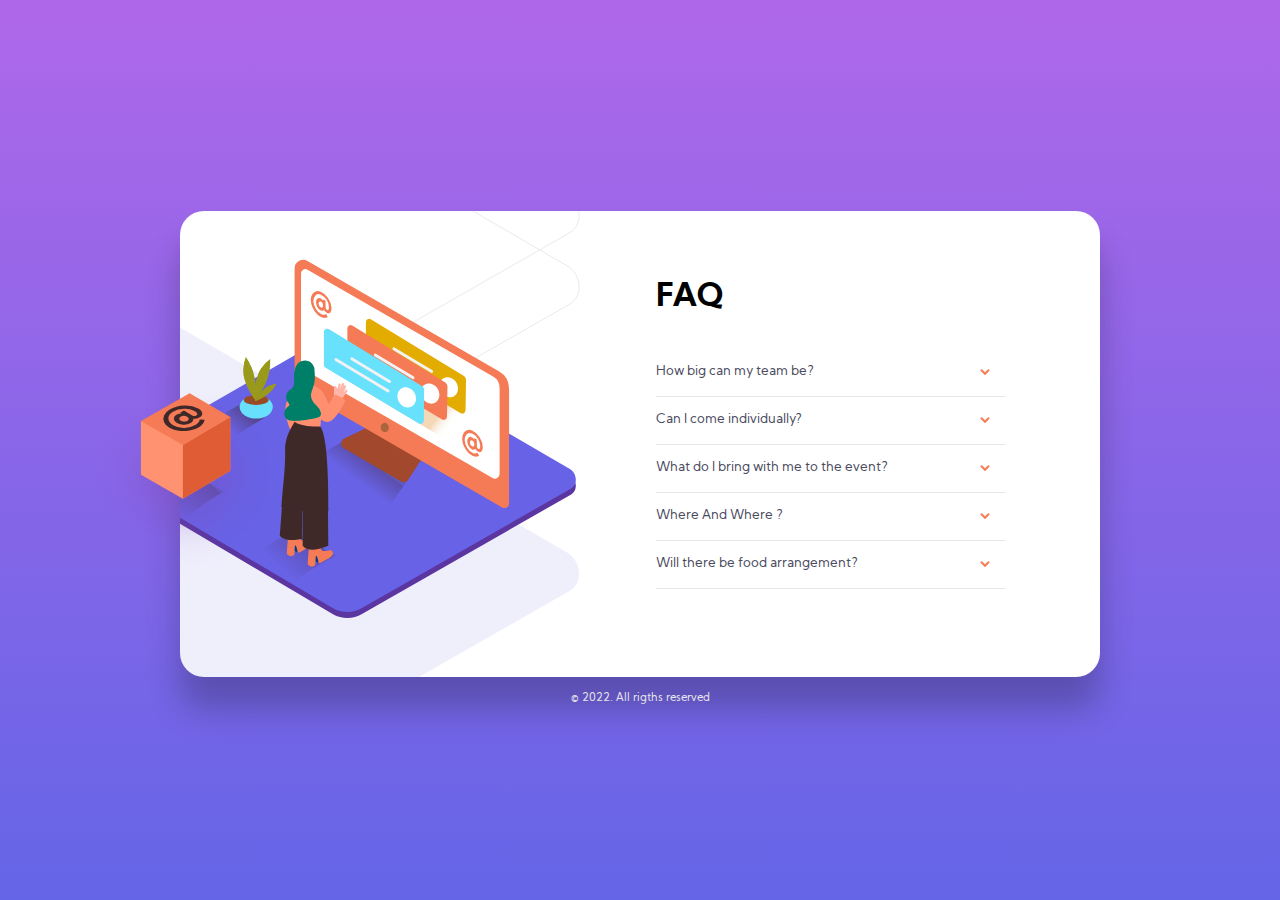
<file: faq/index.html>
<!DOCTYPE html>
<html lang="en">
  <head>
    <meta charset="UTF-8" />
    <meta name="viewport" content="width=device-width, initial-scale=1.0" />
    <!-- displays site properly based on user's device -->
      <meta
      name="description"
      content="Hackathon FAQ Page Of Rourkela Institute Of Management Studies"
    />

    <link
      rel="icon"
      type="image/png"
      sizes="32x32"
      href="./images/favicon-32x32.png"
    />
    <!-- <link href="https://fonts.googleapis.com/css2?family=Kumbh+Sans:wght@400;700&display=swap" rel="stylesheet"> -->
    <link rel="stylesheet" href="css/normalize.css" />
    <link rel="stylesheet" href="css/style.css" />

    <title>BYTE-RIMS | FAQ</title>
  </head>
  <body>
    <div class="container">
      <img
        class="faq__img-box"
        src="images/illustration-box-desktop.svg"
        alt=""
      />

      <div class="faq">
        <picture class="faq__img">
          <source
            class="faq__img-illustration"
            srcset="images/illustration-woman-online-desktop.svg"
            media="(min-width: 1100px)"
          />
          <img
            class="faq__img-illustration"
            src="images/illustration-woman-online-mobile.svg"
            alt="illustration woman online"
          />
        </picture>

        <div class="faq__container">
          <h1 class="faq__title">FAQ</h1>

          <div class="faq__content">
            <input type="checkbox" id="item1" />
            <label class="faq__content-question" for="item1"
              >How big can my team be?
              <img class="arrow" src="images/icon-arrow-down.svg" alt=""
            /></label>
            <p class="faq__content-answer">
             The maximum team size allowed is 4.
            </p>
          </div>

          <div class="faq__content">
            <input type="checkbox" id="item2" />
            <label class="faq__content-question" for="item2"
              >Can I come individually?
              <img class="arrow" src="images/icon-arrow-down.svg" alt=""
            /></label>
            <p class="faq__content-answer">
           No. A team of minimum 2 members is allowed.
            </p>
          </div>

          <div class="faq__content">
            <input type="checkbox" id="item3" />
            <label class="faq__content-question" for="item3"
              >What do I bring with me to the event?
              <img class="arrow" src="images/icon-arrow-down.svg" alt=""
            /></label>
            <p class="faq__content-answer">
           You are required to bring your school/college ID, laptops, phone, chargers, extensions.
            </p>
          </div>

          <div class="faq__content">
            <input type="checkbox" id="item4" />
            <label class="faq__content-question" for="item4"
              >Where And Where ?
              <img class="arrow" src="images/icon-arrow-down.svg" alt=""
            /></label>
            <p class="faq__content-answer">
          To be decided.
            </p>
          </div>


          <div class="faq__content">
            <input type="checkbox" id="item5" />
            <label class="faq__content-question" for="item5"
              >Will there be food arrangement?
              <img class="arrow" src="images/icon-arrow-down.svg" alt=""
            /></label>
            <p class="faq__content-answer">
              Oh-Yeah-Absolutely. You will be provided with proper meals on both days. Thanks to our sponsors.
            </p>
          </div>
  
<!-- 
             <div class="faq__content">
            <input type="checkbox" id="item4" />
            <label class="faq__content-question" for="item4"
              >What is the eligibility criteria?
              <img class="arrow" src="images/icon-arrow-down.svg" alt=""
            /></label>
            <p class="faq__content-answer">
        You must be a student from any University/College or Higher Secondary School in India.
            </p>
          </div> -->


          

          

           </div>
      </div>

      <div class="attribution">
        <a
         <span class="footer__copy">&#169; 2022. All rigths reserved</span>
      </div>
    </div>
  </body>
</html>
</file>
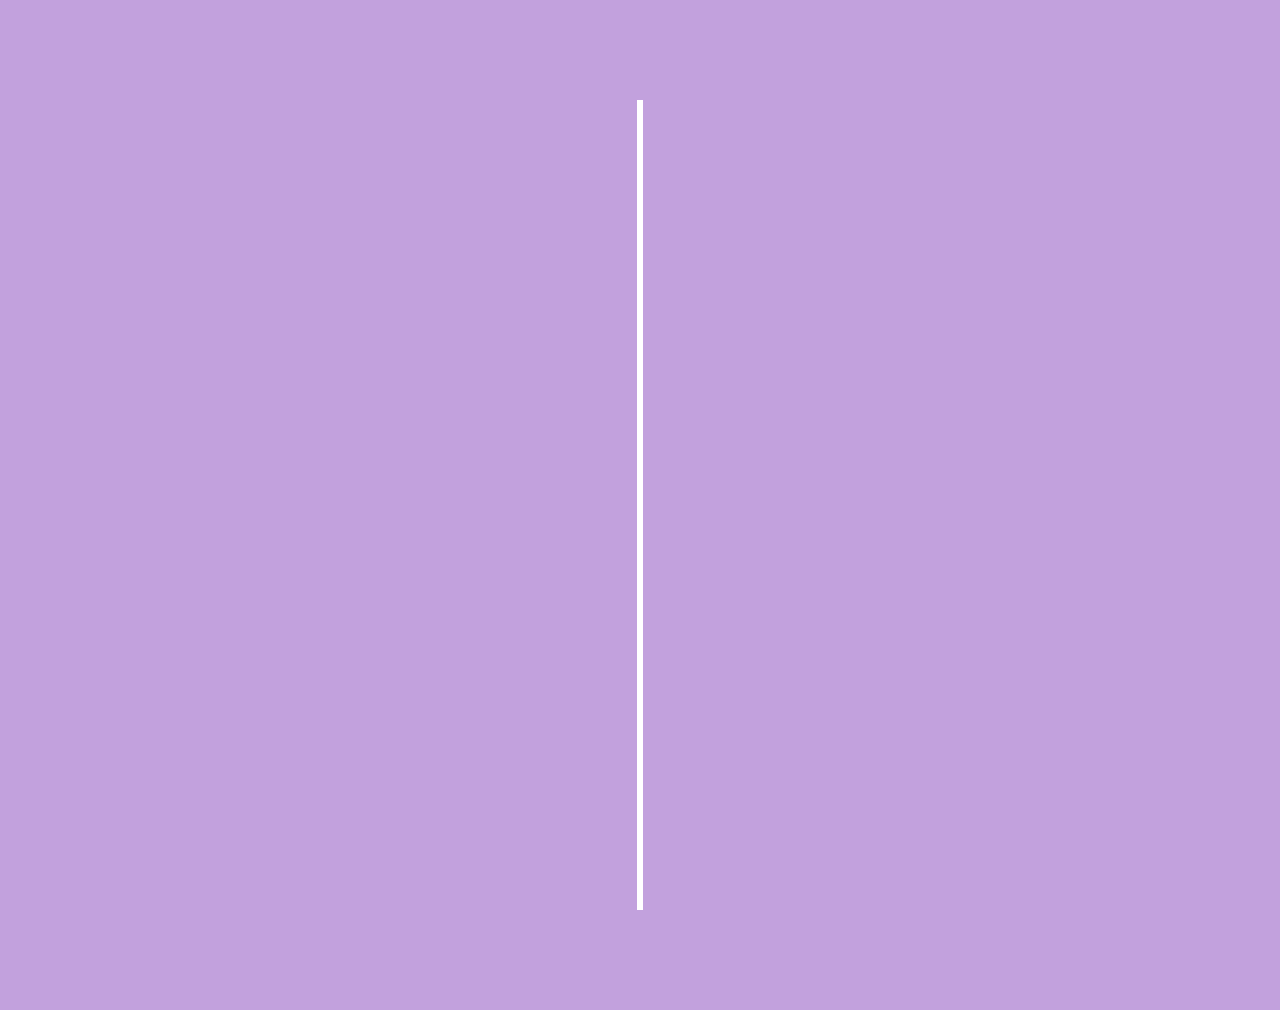
<file: timeline/index.html>
<!DOCTYPE html>
<html lang="en">
  <head>
    <meta charset="UTF-8" />
    <meta http-equiv="X-UA-Compatible" content="IE=edge" />
    <meta name="viewport" content="width=device-width, initial-scale=1.0" />
    <link rel="stylesheet" href="style.css" />
    <title>Document</title>
  </head>
  <body>
    <div class="tt">
      <div class="container left-container">
        <img src="img/logo.png" />
        <div class="textbox">
          <h2>Phase-1</h2>
          <small>2nd November</small>
          <p>Open for registrations</p>
          <span class="left-cont-arrow"></span>
        </div>
      </div>

      <div class="container right-container">
        <img src="img/logo.png" />
        <div class="textbox">
          <h2>Phase-2</h2>
          <small>2nd November</small>
          <p>Open for registrations</p>
          <span class="right-cont-arrow"></span>
        </div>
      </div>

      <div class="container left-container">
        <img src="img/logo.png" />
        <div class="textbox">
          <h2>Phase-3</h2>
          <small>2nd November</small>
          <p>Open for registrations</p>
          <span class="left-cont-arrow"></span>
        </div>
      </div>

      <div class="container right-container">
        <img src="img/logo.png" />
        <div class="textbox">
          <h2>Phase-4</h2>
          <small>2nd November</small>
          <p>Open for registrations</p>
          <span class="right-cont-arrow"></span>
        </div>
      </div>

      <div class="container left-container">
        <img src="img/logo.png" />
        <div class="textbox">
          <h2>Phase-5</h2>
          <small>2nd November</small>
          <p>Open for registrations</p>
          <span class="left-cont-arrow"></span>
        </div>
      </div>

      <div class="container right-container">
        <img src="img/logo.png" />
        <div class="textbox">
          <h2>Phase-6</h2>
          <small>2nd November</small>
          <p>Open for registrations</p>
          <span class="right-cont-arrow"></span>
        </div>
      </div>
    </div>
  </body>
</html>
</file>
<file: faq/css/style.css>
/* VARIABLES */
:root {
    /* COLOR PRIMARY */
    /* Text */
    --very-dark-desaturated-blue: hsl(238, 29%, 16%);
    --soft-red: hsl(14, 88%, 65%);
    /* Background gradient */
    --soft-violet: hsl(273, 75%, 66%);
    --soft-blue: hsl(240, 73%, 65%);
    /* COLOR NEUTRAL */
    /* Text */
    --very-dark-grayish-blue: hsl(237, 12%, 33%);
    --dark-grayish-blue: hsl(240, 6%, 50%);
    /* Dividers */
    --light-grayish-blue: hsl(240, 5%, 91%);
    /* FONT */
    --kumbh: 'Kumbh Sans', sans-serif;
}

/* BASE STYLES */
*,
*::before,
*::after {
    box-sizing: border-box;
}

@font-face {
    font-family: 'Kumbh Sans';
    font-weight: 400;
    src: url('../fonts/KumbhSans-Regular.ttf') format('truetype');
}

@font-face {
    font-family: 'Kumbh Sans';
    font-weight: 700;
    src: url('../fonts/KumbhSans-Bold.ttf') format('truetype');
}

body {
    font-size: 12px;
    background-image: linear-gradient(var(--soft-violet), var(--soft-blue));
    font-family: var(--kumbh);
    padding-top: 2rem;

    display: flex;
    align-items: center;
    justify-content: center;

    min-height: 100vh;
}

/* MAIN STYLES */

/* Containers */
.container {
    width: 87%;
    max-width: 920px;
    min-width: 326px;
    /* This keeps the box illustration on the edge */
    position: relative;
}

.faq {
    margin-top: 8rem;
    padding: 1.5rem;
    border-radius: 1.5rem;
    box-shadow: 0 2rem 2rem rgba(29, 30, 53, .3);
    background: #fff url(../images/bg-pattern-mobile.svg) no-repeat center 0;
}

@media (min-width: 1100px) {
    .faq {
        display: flex;
        overflow-x: hidden;
        margin-top: 0;
        padding-top: 3rem;
        padding-bottom: 4rem;
        background: #fff url(../images/bg-pattern-desktop.svg) no-repeat -520px -280px / cover;
    }
}

/* Illustrations container */
.faq__img {
    display: block;
    height: 90px;
}

@media (min-width: 1100px) {
    .faq__img {
        width: 50%;
    }
}

/* Illustrations */
.faq__img-box {
    display: none;
    position: absolute;
    left: -90px;
    top: 180px;
    z-index: 10;
}

@media (min-width: 1100px) {
    .faq__img-box {
        display: block;
    }
}

.faq__img-illustration {
    position: relative;
    bottom: 135px;
    right: 8px;
}

@media (min-width: 1100px) {
    .faq__img-illustration {
        bottom: 0;
        left: -100px;
    }
}

/* Content container */
@media (min-width: 1100px) {
    .faq__container {
        width: 50%;
        padding-left: 1rem;
        padding-right: 4.4rem;
    }
}

/* FAQ title */
.faq__title {
    text-align: center;
    font-size: 2rem;
    margin-bottom: 2rem;
}

@media (min-width: 1100px) {
    .faq__title {
        text-align: left;
    }
}

/* Question content */
.faq__content {
    border-bottom: 1px solid var(--light-grayish-blue);
    position: relative;
}

.faq__content:last-child {
    margin-bottom: 1.5rem;
}

/* Question styles*/
.faq__content-question {
    color: var(--very-dark-grayish-blue);
    font-size: 13px;
    padding-top: 1rem;
    padding-bottom: 1rem;
    transition: padding-bottom .4s;

    display: flex;
    justify-content: space-between;
    align-items: center;
    cursor: pointer;
}

.faq__content-question:hover {
    color: var(--soft-red);
    transition: color .2s;
}

@media (min-width: 1100px) {
    .faq__content-question {
        padding-right: 1rem;
    }
}

.arrow {
    cursor: pointer;
}

/* Magic starts here */
input[type="checkbox"] {
    display: none;
}

input:checked~label .arrow {
    transform: rotate(180deg);
}

input:checked~.faq__content-question {
    font-weight: 700;
    padding-bottom: 0;
    transition: padding-bottom .4s;
}

input:checked~.faq__content-answer {
    max-height: 54px;
    margin-top: 12px;
    margin-bottom: 12px;
    transition: max-height .3s;
}
/* End magic */

/* Answer styles */
.faq__content-answer {
    color: var(--dark-grayish-blue);
    margin: 0;
    width: 90%;
    max-height: 0;
    line-height: 1.5;
    overflow: hidden;
    transition: max-height .3s;
}

/* Footer */
.attribution {
    font-size: 11px;
    text-align: center;
    margin-top: 1rem;
    margin-bottom: 1rem;
}

.attribution a {
    color: var(--light-grayish-blue);
}
</file>
<file: timeline/style.css>
* {
  margin: 0;
  padding: 0;
  font-family: "poppins", sans-serif;
  box-sizing: border-box;
}
body {
  background: hsl(273, 47%, 75%);
}
.tt {
  position: relative;
  max-width: 1200px;
  margin: 100px auto;
}
.container {
  padding: 10px 50px;
  position: relative;
  width: 50%;
  /* background: rgba(0, 0, 0, 0.3); */
  animation: movedown 1s linear forwards;
  opacity: 0;
}
@keyframes movedown {
  0% {
    opacity: 1;
    transform: translateY(-30%);
  }
  100% {
    opacity: 1;
    transform: translateY(0px);
  }
}

.container:nth-child(1) {
  animation-delay: 0s;
}
.container:nth-child(2) {
  animation-delay: 1s;
}
.container:nth-child(3) {
  animation-delay: 2s;
}
.container:nth-child(4) {
  animation-delay: 3s;
}
.container:nth-child(5) {
  animation-delay: 4s;
}
.container:nth-child(6) {
  animation-delay: 5s;
}

.textbox {
  background-color: hsl(219, 72%, 67%);
  padding: 20px 30px;
  position: relative;
  border-radius: 6px;
  font-size: 15px;
}
.left-container {
  left: 0;
}
.right-container {
  left: 50%;
}
.container img {
  position: absolute;
  width: 40px;
  border-radius: 50%;
  right: -20px;
  top: 32px;
  z-index: 10;
}
.right-container img {
  left: -20px;
}
.tt::after {
  content: "";
  position: absolute;
  width: 6px;
  height: 100%;
  background: rgb(255, 255, 255);
  top: 0;
  left: 50%;
  margin-left: -3px;
  z-index: -1;
  animation: moveline 6s linear forwards;
}
@keyframes moveline {
  0% {
    height: 0;
  }
  100% {
    height: 100%;
  }
}
.textbox h2 {
  font-weight: 600;
}
.textbox small {
  display: inline-block;
  margin-bottom: 15px;
}
.left-cont-arrow {
  height: 0;
  width: 0;
  position: absolute;
  top: 28px;
  z-index: 1;
  border-top: 15px solid transparent;
  border-bottom: 15px solid transparent;
  border-left: 15px solid hsl(219, 72%, 67%);
  right: -15px;
}
.right-cont-arrow {
  height: 0;
  width: 0;
  position: absolute;
  top: 28px;
  z-index: 1;
  border-top: 15px solid transparent;
  border-bottom: 15px solid transparent;
  border-right: 15px solid hsl(219, 72%, 67%);
  left: -15px;
}

@media screen and (max-width: 600px) {
  .tt {
    margin: 50px auto;
  }
  .tt::after {
    left: 31px;
  }
  .container {
    width: 100%;
    padding-left: 80px;
    padding-right: 25px;
  }
  .textbox {
    font-size: 13px;
  }
  .textbox small {
    margin-bottom: 10px;
  }
  .right-container {
    left: 0;
  }
  .left-container img,
  .right-container img {
    left: 10px;
  }
  .left-cont-arrow,
  .right-cont-arrow {
    border-right: 15px solid hsl(219, 72%, 67%);
    border-left: 0;
    left: 15px;
  }
}
</file>
